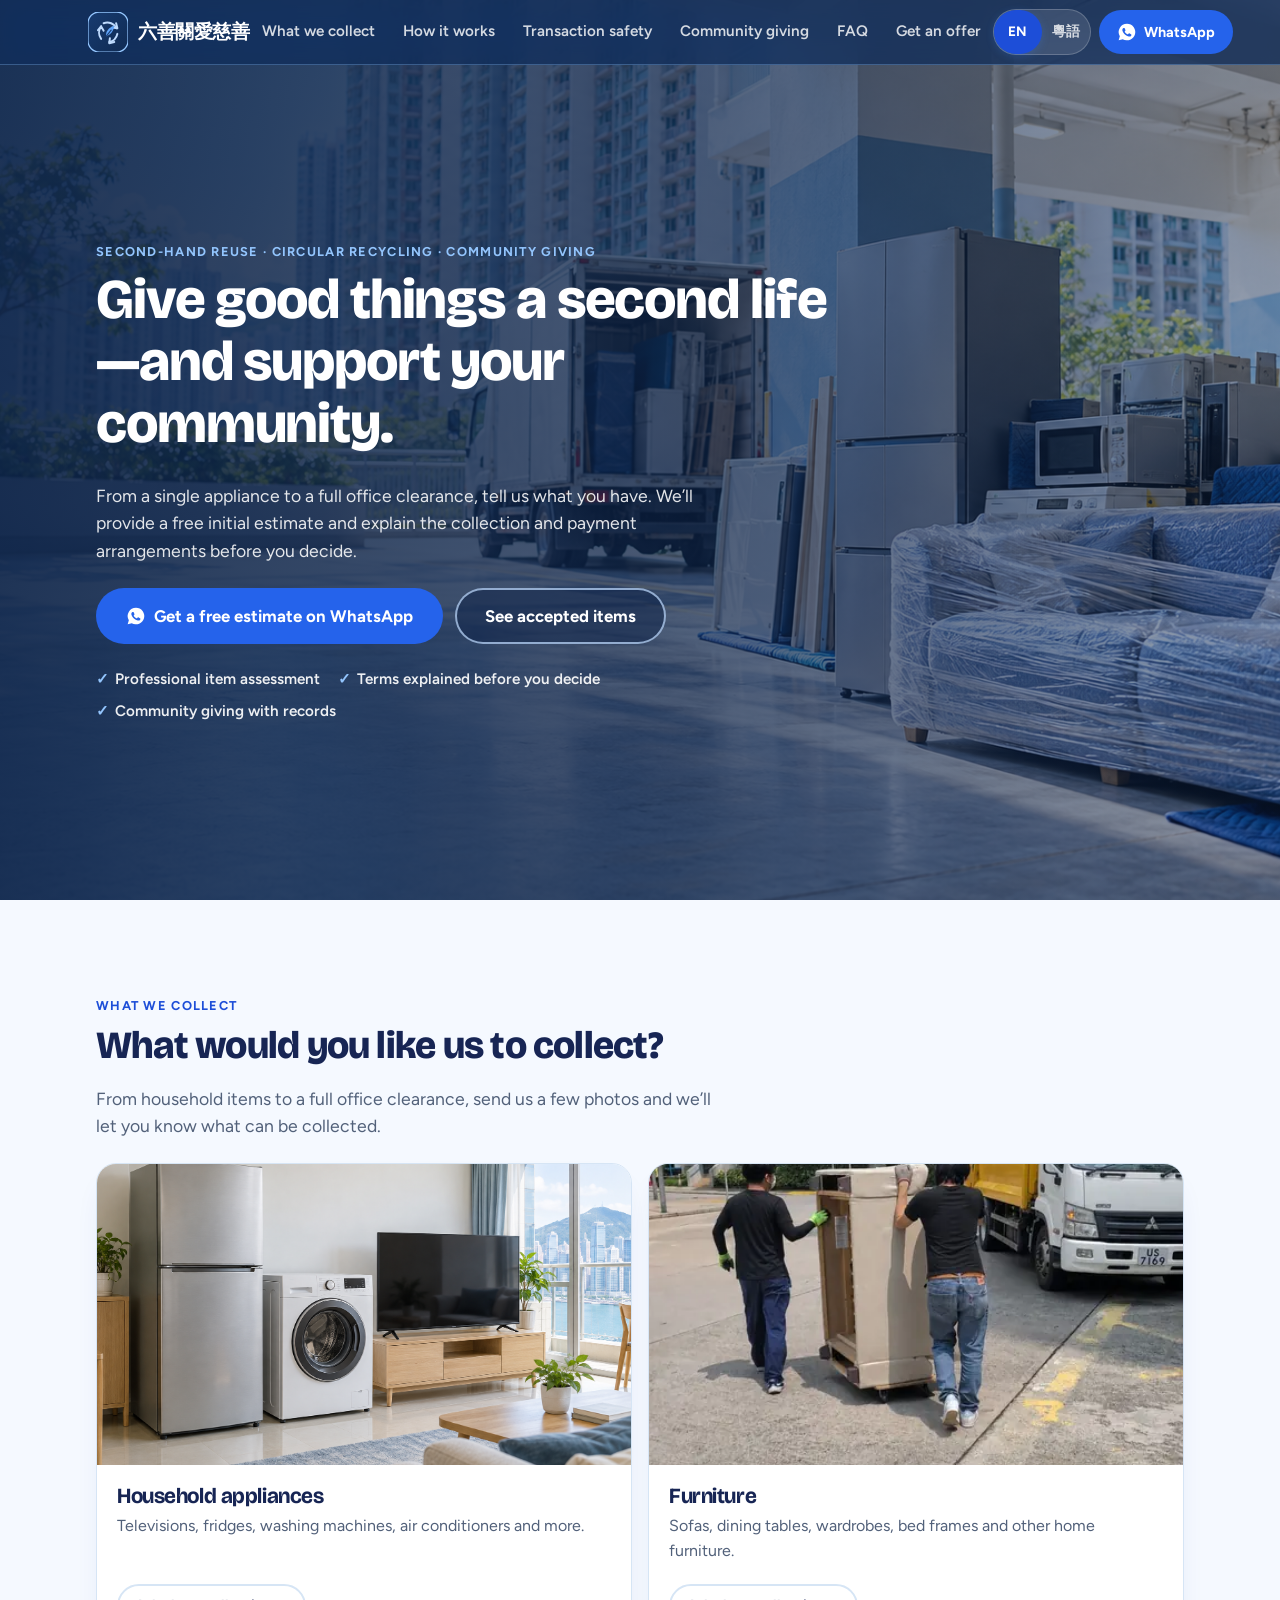
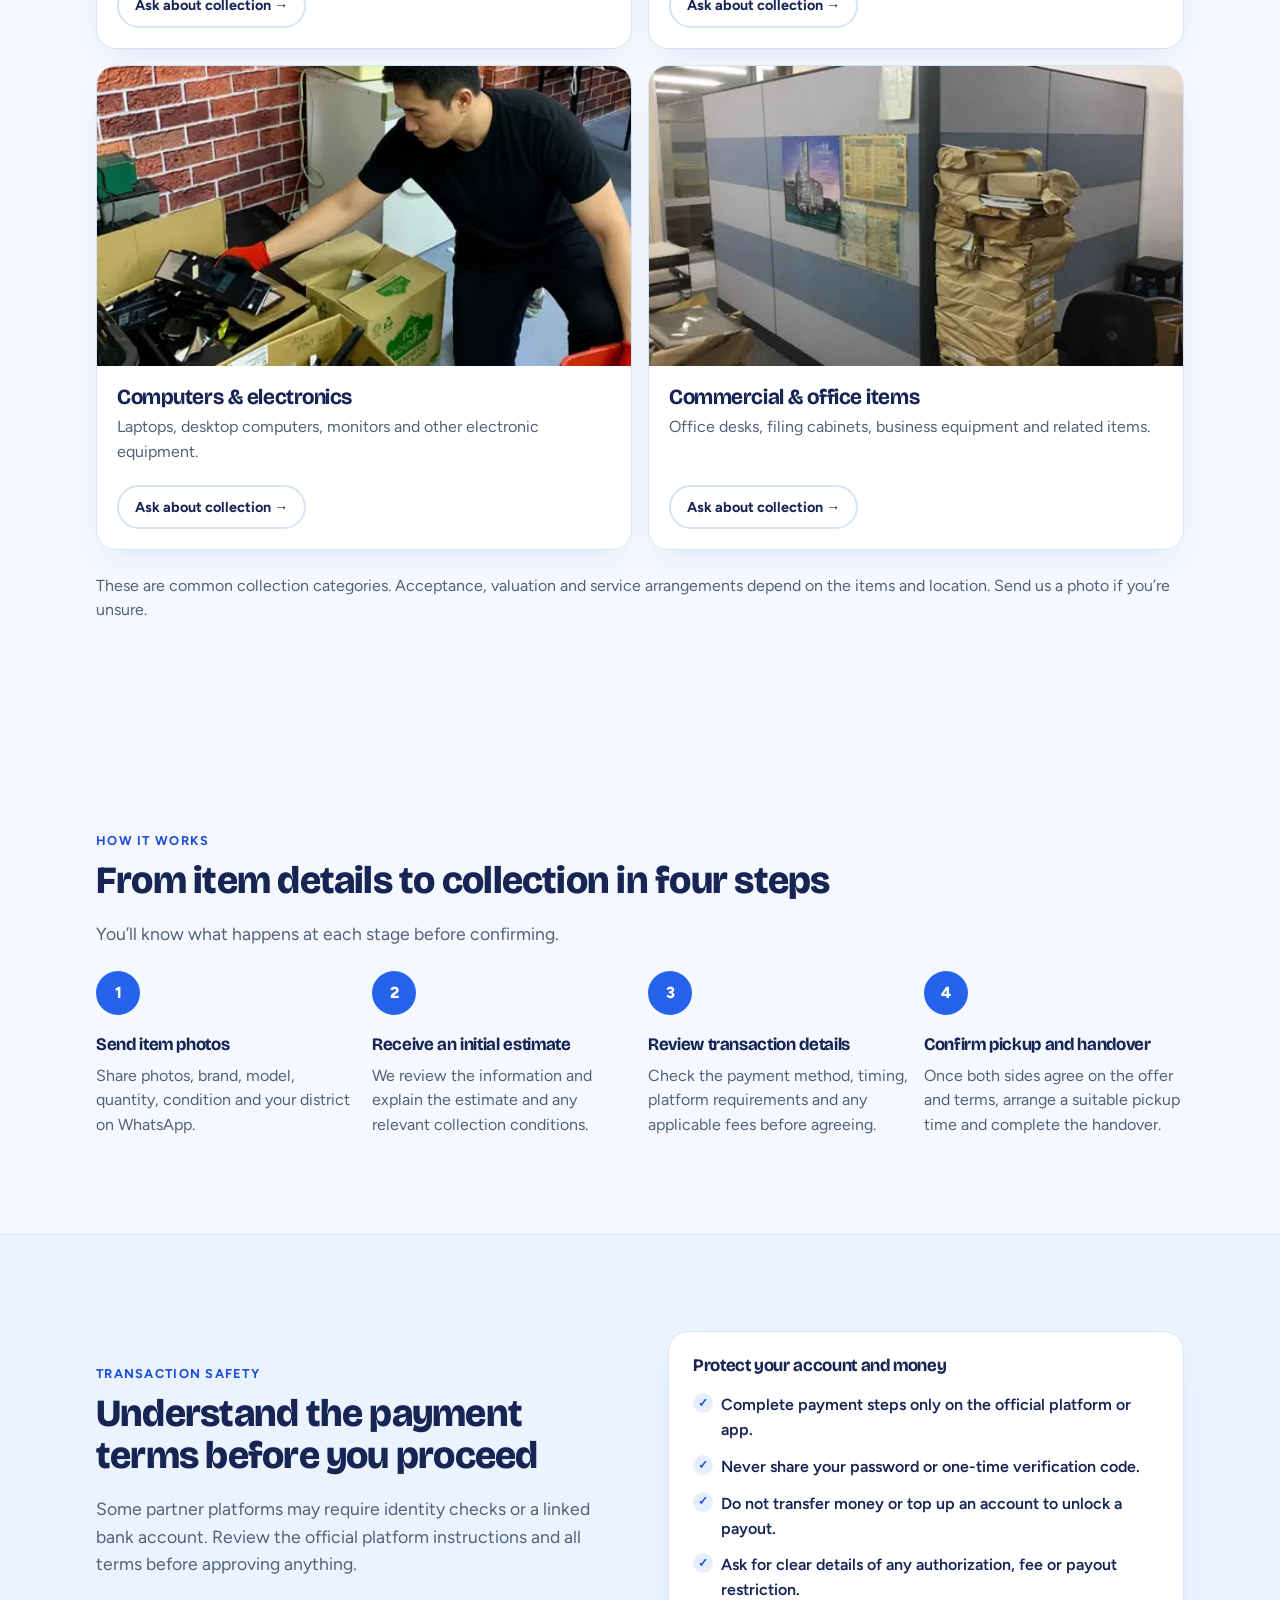
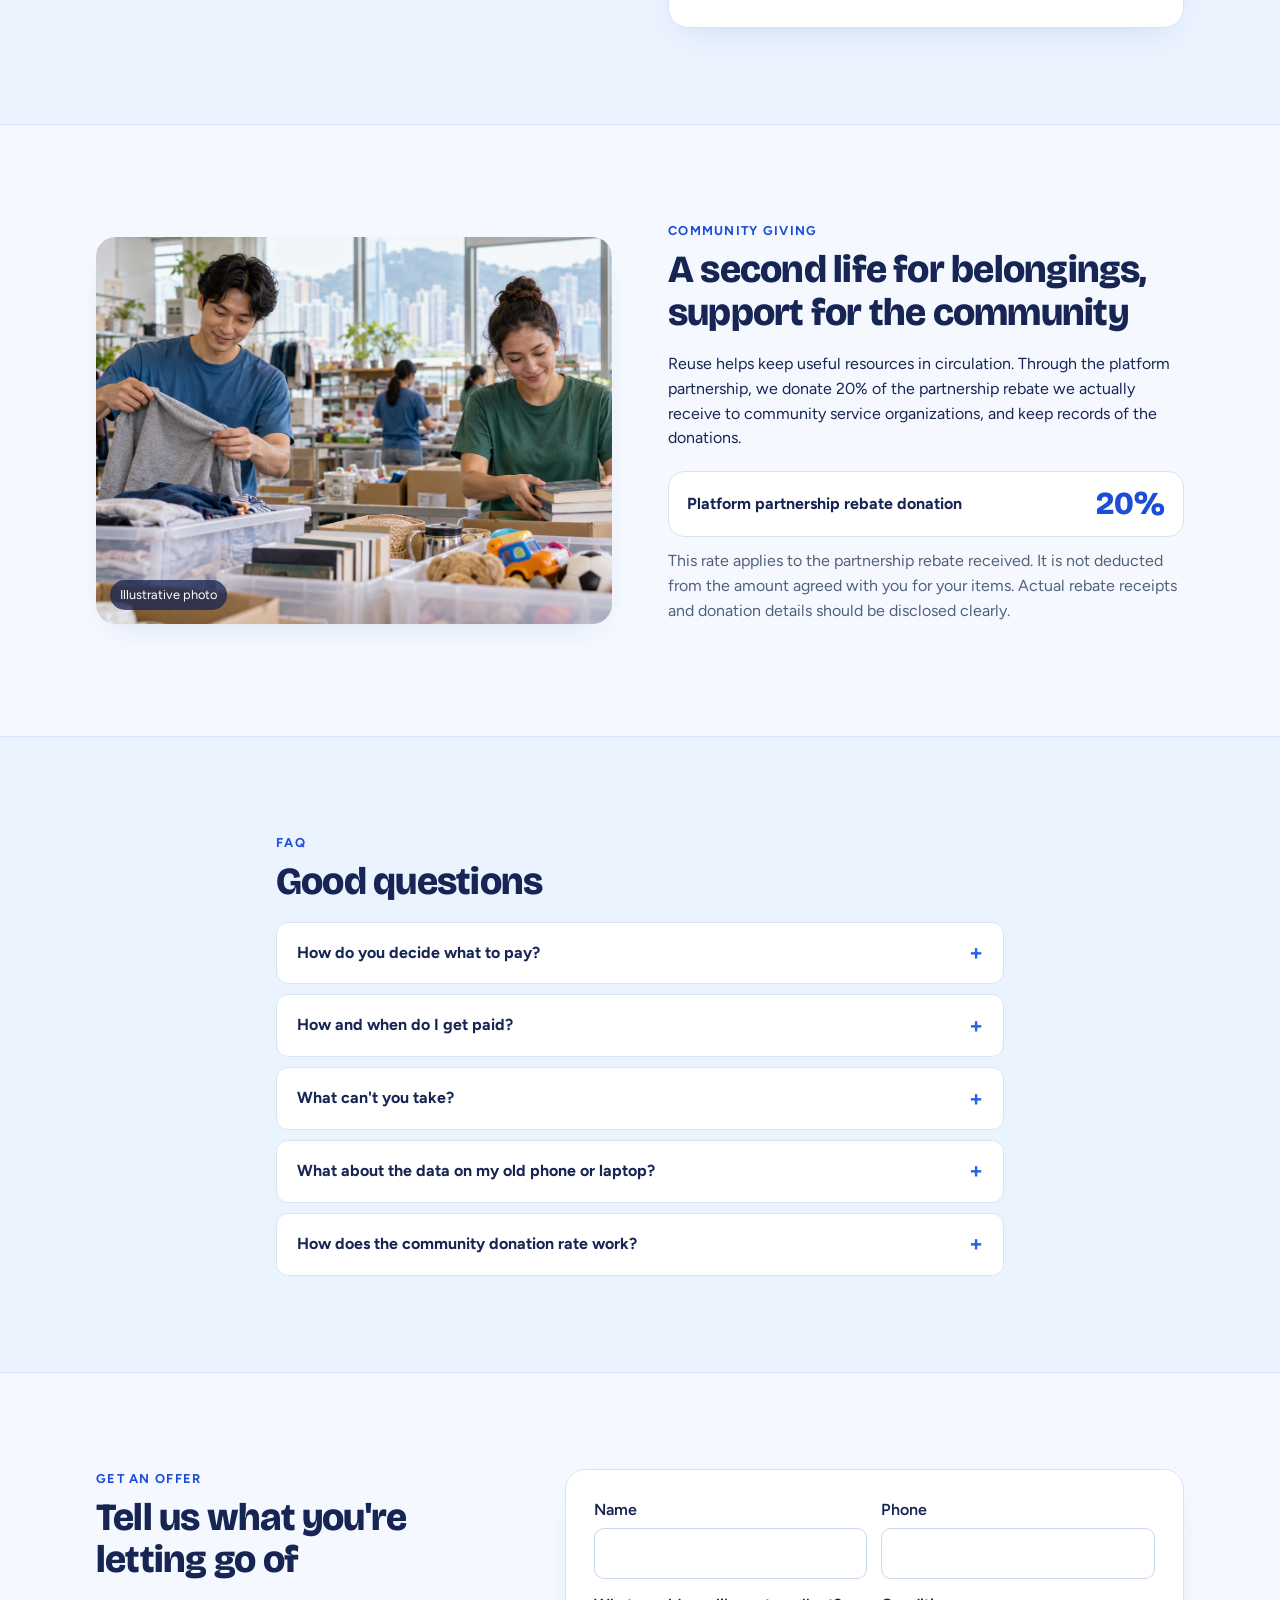
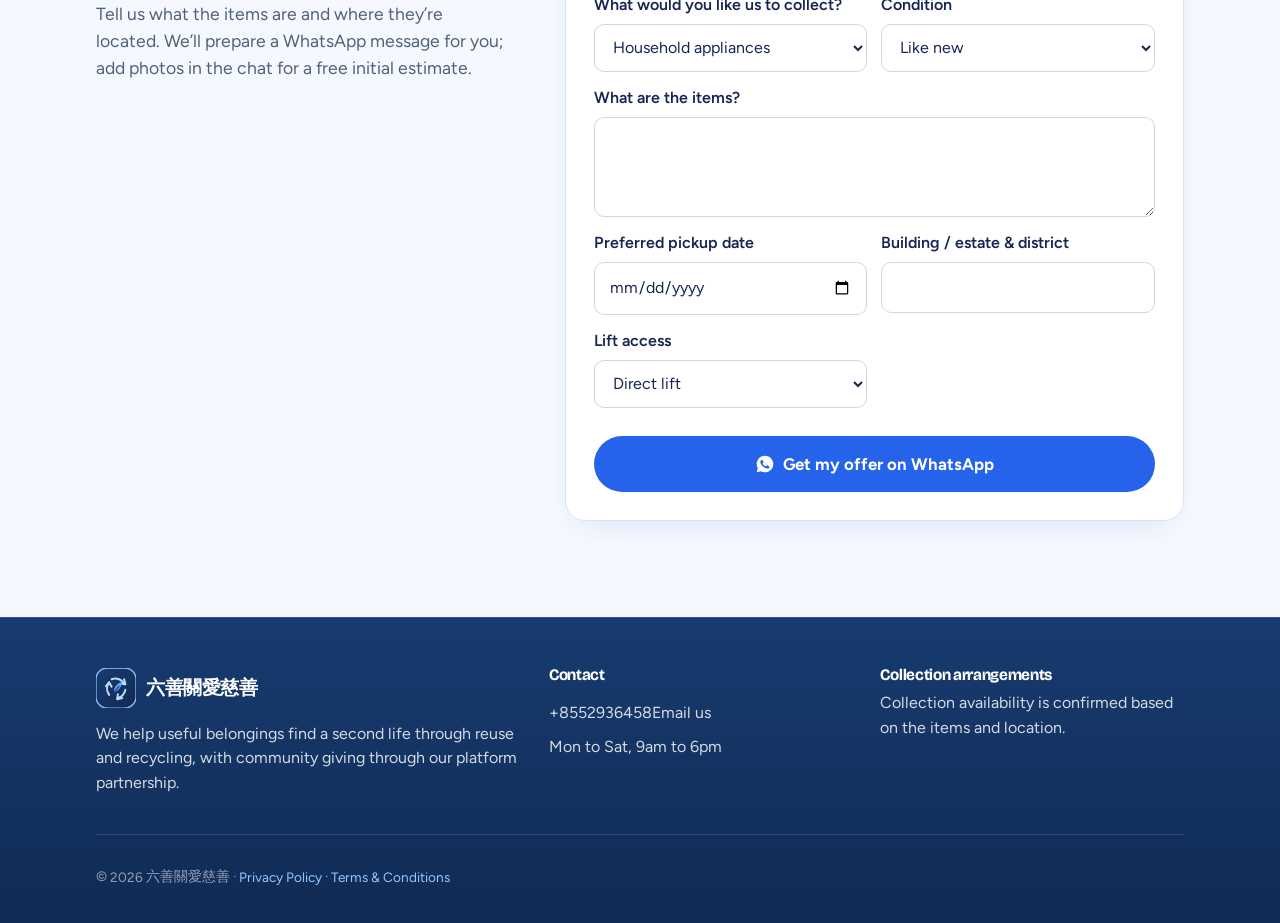
<file: index.html>
<!doctype html>
<html lang="en">
<head>
  <meta charset="utf-8">
  <meta name="viewport" content="width=device-width, initial-scale=1">
  <meta name="theme-color" content="#173B70">
  <meta name="description" content="Hong Kong second-hand recycling for household appliances, furniture, electronics and office items, with clear transaction terms and community giving.">
  <title data-en="六善關愛慈善 | Second-hand Recycling in Hong Kong" data-zh="六善關愛慈善 | 香港二手回收服務">六善關愛慈善 | Second-hand Recycling in Hong Kong</title>
  <link rel="icon" href="assets/brand/liushan-care-mark.svg" type="image/svg+xml">
  <link rel="stylesheet" href="styles.css">
</head>
<body>
  <a class="skip" href="#main" data-en="Skip to content" data-zh="跳到主要內容">Skip to content</a>

  <header class="header" id="top">
    <div class="wrap header__inner">
      <a class="brand" href="#top" aria-label="六善關愛慈善 home">
        <img src="assets/brand/liushan-care-mark.svg" width="40" height="40" alt="">
        <span class="brand__name">六善關愛慈善</span>
      </a>

      <button class="menu" id="menuButton" type="button" aria-label="Open menu" aria-expanded="false" aria-controls="nav">
        <span></span>
      </button>

      <nav class="nav" id="nav" aria-label="Main">
        <a href="#buy" data-en="What we collect" data-zh="可回收物品">What we collect</a>
        <a href="#how" data-en="How it works" data-zh="回收流程">How it works</a>
        <a href="#safety" data-en="Transaction safety" data-zh="交易安全">Transaction safety</a>
        <a href="#community" data-en="Community giving" data-zh="公益回饋">Community giving</a>
        <a href="#faq" data-en="FAQ" data-zh="常見問題">FAQ</a>
        <a href="#quote" data-en="Get an offer" data-zh="查詢報價">Get an offer</a>
      </nav>

      <div class="header__actions">
        <div class="lang" role="group" aria-label="Language / 粵語">
          <button type="button" data-language="en" aria-pressed="true">EN</button>
          <button type="button" data-language="zh" aria-pressed="false">粵語</button>
        </div>
        <a class="btn btn--wa btn--sm" data-wa-link href="https://wa.me/8552936458" target="_blank" rel="noopener" data-en="WhatsApp" data-zh="WhatsApp">WhatsApp</a>
      </div>
    </div>
  </header>

  <main id="main">
    <section class="hero" aria-labelledby="hero-title">
      <img class="hero__bg" src="assets/backgrounds/recycling-collection-hero.png" alt="" aria-hidden="true">
      <div class="wrap hero__inner hero__inner--single">
        <div class="hero__copy">
          <p class="eyebrow" data-en="Second-hand reuse · Circular recycling · Community giving" data-zh="專業二手回收 · 環保循環 · 公益回饋">Second-hand reuse · Circular recycling · Community giving</p>
          <h1 id="hero-title" data-en="Give good things a second life—and support your community." data-zh="讓舊物延續價值，讓善意傳遞社區。">Give good things a second life—and support your community.</h1>
          <p class="lead" data-en="From a single appliance to a full office clearance, tell us what you have. We’ll provide a free initial estimate and explain the collection and payment arrangements before you decide." data-zh="無論係一件舊家電，定係一批辦公室傢俬，都歡迎搵我哋查詢。我哋會免費提供初步估價，並喺你決定前講清楚回收安排同收款方式。">From a single appliance to a full office clearance, tell us what you have. We’ll provide a free initial estimate and explain the collection and payment arrangements before you decide.</p>
          <div class="hero__ctas">
            <a class="btn btn--wa btn--lg" data-wa-link href="https://wa.me/8552936458?text=Hi%20%E5%85%AD%E5%96%84%E9%97%9C%E6%84%9B%E6%85%88%E5%96%84%2C%20I%20have%20some%20things%20I%27d%20like%20an%20offer%20for." target="_blank" rel="noopener" data-en="Get a free estimate on WhatsApp" data-zh="WhatsApp 免費初步估價">Get a free estimate on WhatsApp</a>
            <a class="btn btn--ghost btn--lg" href="#buy" data-en="See accepted items" data-zh="睇吓我哋收啲咩">See accepted items</a>
          </div>
          <ul class="trust" aria-label="Our service benefits">
            <li data-en="Professional item assessment" data-zh="專人評估">Professional item assessment</li>
            <li data-en="Terms explained before you decide" data-zh="決定前講清楚條款">Terms explained before you decide</li>
            <li data-en="Community giving with records" data-zh="公益回饋有記錄">Community giving with records</li>
          </ul>
        </div>
      </div>
    </section>

    <section class="section" id="buy" aria-labelledby="buy-title">
      <div class="wrap">
        <p class="eyebrow" data-en="What we collect" data-zh="回收類別">What we collect</p>
        <h2 id="buy-title" data-en="What would you like us to collect?" data-zh="有咩物品想搵我哋回收？">What would you like us to collect?</h2>
        <p class="lead" data-en="From household items to a full office clearance, send us a few photos and we’ll let you know what can be collected." data-zh="由家居用品到成間辦公室清場都可以查詢。影幾張相畀我哋，我哋會同你確認回收安排。">From household items to a full office clearance, send us a few photos and we’ll let you know what can be collected.</p>

        <div class="svc-grid svc-grid--2x2">
          <article class="svc svc--photo">
            <img src="assets/categories/home-appliances.png" alt="家居雪櫃、洗衣機及電視" loading="lazy">
            <div class="svc__body">
              <h3 data-en="Household appliances" data-zh="家用電器">Household appliances</h3>
              <p class="muted" data-en="Televisions, fridges, washing machines, air conditioners and more." data-zh="電視、雪櫃、洗衣機、冷氣機等家電。">Televisions, fridges, washing machines, air conditioners and more.</p>
              <a class="btn btn--ghost btn--sm" data-wa-link href="https://wa.me/8552936458?text=Hi%20%E5%85%AD%E5%96%84%E9%97%9C%E6%84%9B%E6%85%88%E5%96%84%2C%20I%27d%20like%20to%20ask%20about%20recycling%20household%20appliances." target="_blank" rel="noopener" data-en="Ask about collection →" data-zh="查詢回收安排 →">Ask about collection →</a>
            </div>
          </article>

          <article class="svc svc--photo">
            <img src="assets/jobs/sofa-removal-480.webp" alt="安排回收的家居傢俬" loading="lazy">
            <div class="svc__body">
              <h3 data-en="Furniture" data-zh="傢俬傢俱">Furniture</h3>
              <p class="muted" data-en="Sofas, dining tables, wardrobes, bed frames and other home furniture." data-zh="梳化、餐枱、衣櫃、床架等家居傢俬。">Sofas, dining tables, wardrobes, bed frames and other home furniture.</p>
              <a class="btn btn--ghost btn--sm" data-wa-link href="https://wa.me/8552936458?text=Hi%20%E5%85%AD%E5%96%84%E9%97%9C%E6%84%9B%E6%85%88%E5%96%84%2C%20I%27d%20like%20to%20ask%20about%20recycling%20furniture." target="_blank" rel="noopener" data-en="Ask about collection →" data-zh="查詢回收安排 →">Ask about collection →</a>
            </div>
          </article>

          <article class="svc svc--photo">
            <img src="assets/jobs/e-waste-sorting-480.webp" alt="整理分類中的電子產品" loading="lazy">
            <div class="svc__body">
              <h3 data-en="Computers & electronics" data-zh="電腦及電子產品">Computers &amp; electronics</h3>
              <p class="muted" data-en="Laptops, desktop computers, monitors and other electronic equipment." data-zh="手提電腦、桌上電腦、顯示器及其他電子設備。">Laptops, desktop computers, monitors and other electronic equipment.</p>
              <a class="btn btn--ghost btn--sm" data-wa-link href="https://wa.me/8552936458?text=Hi%20%E5%85%AD%E5%96%84%E9%97%9C%E6%84%9B%E6%85%88%E5%96%84%2C%20I%27d%20like%20to%20ask%20about%20recycling%20computers%20or%20electronics." target="_blank" rel="noopener" data-en="Ask about collection →" data-zh="查詢回收安排 →">Ask about collection →</a>
            </div>
          </article>

          <article class="svc svc--photo">
            <img src="assets/jobs/office-clearance-480.webp" alt="辦公室傢俬和文件用品" loading="lazy">
            <div class="svc__body">
              <h3 data-en="Commercial & office items" data-zh="商用及辦公室物品">Commercial &amp; office items</h3>
              <p class="muted" data-en="Office desks, filing cabinets, business equipment and related items." data-zh="辦公枱、文件櫃、商業設備及相關物品。">Office desks, filing cabinets, business equipment and related items.</p>
              <a class="btn btn--ghost btn--sm" data-wa-link href="https://wa.me/8552936458?text=Hi%20%E5%85%AD%E5%96%84%E9%97%9C%E6%84%9B%E6%85%88%E5%96%84%2C%20I%27d%20like%20to%20ask%20about%20an%20office%20clearance." target="_blank" rel="noopener" data-en="Ask about collection →" data-zh="查詢回收安排 →">Ask about collection →</a>
            </div>
          </article>
        </div>
        <p class="note muted" data-en="These are common collection categories. Acceptance, valuation and service arrangements depend on the items and location. Send us a photo if you’re unsure." data-zh="以上係常見回收類別，實際收唔收、估價同服務安排會按物品同地點確認。唔肯定收唔收，可以影相問我哋。">These are common collection categories. Acceptance, valuation and service arrangements depend on the items and location. Send us a photo if you’re unsure.</p>
      </div>
    </section>

    <section class="section" id="how" aria-labelledby="how-title">
      <div class="wrap">
        <p class="eyebrow" data-en="How it works" data-zh="回收流程">How it works</p>
        <h2 id="how-title" data-en="From item details to collection in four steps" data-zh="由提供資料到上門交收，只需四個步驟">From item details to collection in four steps</h2>
        <p class="lead" data-en="You’ll know what happens at each stage before confirming." data-zh="每一步都會先同你講清楚，確認後先安排交收。">You’ll know what happens at each stage before confirming.</p>
        <ol class="steps">
          <li><h3 data-en="Send item photos" data-zh="傳送物品相片">Send item photos</h3><p data-en="Share photos, brand, model, quantity, condition and your district on WhatsApp." data-zh="透過 WhatsApp 提供物品相片、品牌、型號、數量、狀況同地區。">Share photos, brand, model, quantity, condition and your district on WhatsApp.</p></li>
          <li><h3 data-en="Receive an initial estimate" data-zh="取得初步報價">Receive an initial estimate</h3><p data-en="We review the information and explain the estimate and any relevant collection conditions." data-zh="我哋會按你提供嘅資料評估，再講清楚初步報價同相關回收條件。">We review the information and explain the estimate and any relevant collection conditions.</p></li>
          <li><h3 data-en="Review transaction details" data-zh="了解交易及付款安排">Review transaction details</h3><p data-en="Check the payment method, timing, platform requirements and any applicable fees before agreeing." data-zh="確認報價前，先了解收款方式、時間、平台要求同適用費用。">Check the payment method, timing, platform requirements and any applicable fees before agreeing.</p></li>
          <li><h3 data-en="Confirm pickup and handover" data-zh="確認上門交收">Confirm pickup and handover</h3><p data-en="Once both sides agree on the offer and terms, arrange a suitable pickup time and complete the handover." data-zh="雙方確認報價同條款後，再安排合適上門時間並完成交收。">Once both sides agree on the offer and terms, arrange a suitable pickup time and complete the handover.</p></li>
        </ol>
      </div>
    </section>

    <section class="section section--tint" id="safety" aria-labelledby="safety-title">
      <div class="wrap safety">
        <div>
          <p class="eyebrow" data-en="Transaction safety" data-zh="交易安全">Transaction safety</p>
          <h2 id="safety-title" data-en="Understand the payment terms before you proceed" data-zh="了解清楚收款安排，先至決定交易">Understand the payment terms before you proceed</h2>
          <p class="lead" data-en="Some partner platforms may require identity checks or a linked bank account. Review the official platform instructions and all terms before approving anything." data-zh="部分合作平台可能要求身份認證或綁定銀行戶口。進行任何操作前，請先查閱平台官方指引同完整條款。">Some partner platforms may require identity checks or a linked bank account. Review the official platform instructions and all terms before approving anything.</p>
        </div>
        <div class="safety__card">
          <h3 data-en="Protect your account and money" data-zh="保障帳戶同款項安全">Protect your account and money</h3>
          <ul class="ticks">
            <li data-en="Complete payment steps only on the official platform or app." data-zh="只喺官方網站或應用程式完成收款程序。">Complete payment steps only on the official platform or app.</li>
            <li data-en="Never share your password or one-time verification code." data-zh="切勿提供密碼或一次性驗證碼。">Never share your password or one-time verification code.</li>
            <li data-en="Do not transfer money or top up an account to unlock a payout." data-zh="唔好為咗解鎖收款而預先轉帳或充值。">Do not transfer money or top up an account to unlock a payout.</li>
            <li data-en="Ask for clear details of any authorization, fee or payout restriction." data-zh="如涉及授權、手續費或放款限制，先問清楚具體資料。">Ask for clear details of any authorization, fee or payout restriction.</li>
          </ul>
        </div>
      </div>
    </section>

    <section class="section" id="community" aria-labelledby="community-title">
      <div class="wrap community">
        <div class="community__image">
          <img src="assets/community/donation-sorting.png" alt="義工整理分類可再使用的衣物、書本和玩具（示意照片）" loading="lazy">
          <span data-en="Illustrative photo" data-zh="示意照片">Illustrative photo</span>
        </div>
        <div class="community__copy">
          <p class="eyebrow" data-en="Community giving" data-zh="公益回饋">Community giving</p>
          <h2 id="community-title" data-en="A second life for belongings, support for the community" data-zh="舊物重獲新用途，為社區出一分力">A second life for belongings, support for the community</h2>
          <p data-en="Reuse helps keep useful resources in circulation. Through the platform partnership, we donate 20% of the partnership rebate we actually receive to community service organizations, and keep records of the donations." data-zh="物品重用可以令有用資源繼續流轉。我哋會將實際收到嘅平台合作回扣 20% 捐予社區服務機構，並保留捐贈紀錄。">Reuse helps keep useful resources in circulation. Through the platform partnership, we donate 20% of the partnership rebate we actually receive to community service organizations, and keep records of the donations.</p>
          <div class="community__rate"><span data-en="Platform partnership rebate donation" data-zh="平台合作回扣捐贈比例">Platform partnership rebate donation</span><strong>20%</strong></div>
          <p class="muted" data-en="This rate applies to the partnership rebate received. It is not deducted from the amount agreed with you for your items. Actual rebate receipts and donation details should be disclosed clearly." data-zh="呢個比例係按實際收到嘅平台合作回扣計算，唔會由同你確認嘅物品回收款扣除。實際回扣及捐贈資料會清楚交代。">This rate applies to the partnership rebate received. It is not deducted from the amount agreed with you for your items. Actual rebate receipts and donation details should be disclosed clearly.</p>
        </div>
      </div>
    </section>

    <section class="section section--tint" id="faq" aria-labelledby="faq-title">
      <div class="wrap wrap--narrow">
        <p class="eyebrow" data-en="FAQ" data-zh="常見問題">FAQ</p>
        <h2 id="faq-title" data-en="Good questions" data-zh="大家想知嘅問題">Good questions</h2>
        <details><summary data-en="How do you decide what to pay?" data-zh="你哋點樣定價？">How do you decide what to pay?</summary><p data-en="We consider the item type, brand, model, age, condition, quantity and current resale or recycling value. Send clear photos and details for a free initial estimate; the final offer and any conditions will be explained before you decide." data-zh="我哋會按物品類別、品牌、型號、年份、狀況、數量同當時二手或回收價值評估。傳清晰相片同資料即可免費查詢初步報價；最終報價同相關條件會喺你決定前講清楚。">We consider the item type, brand, model, age, condition, quantity and current resale or recycling value. Send clear photos and details for a free initial estimate; the final offer and any conditions will be explained before you decide.</p></details>
        <details><summary data-en="How and when do I get paid?" data-zh="幾時同點樣收款？">How and when do I get paid?</summary><p data-en="The payment method and timing depend on the agreed transaction and any partner platform involved. We’ll explain the terms before you confirm." data-zh="收款方式同時間會按雙方確認嘅交易安排，以及有冇涉及合作平台而定。我哋會喺你確認前講清楚條款。">The payment method and timing depend on the agreed transaction and any partner platform involved. We’ll explain the terms before you confirm.</p></details>
        <details><summary data-en="What can't you take?" data-zh="有啲咩唔收？">What can't you take?</summary><p data-en="Hazardous waste such as chemicals, paint and gas cylinders, and anything wet, mouldy or infested. Not sure about something? Send a photo and ask." data-zh="化學品、油漆、氣樽等危險廢物，同埋濕咗、發霉或者有蟲嘅物品都唔收。唔肯定收唔收？影張相問我哋。">Hazardous waste such as chemicals, paint and gas cylinders, and anything wet, mouldy or infested. Not sure about something? Send a photo and ask.</p></details>
        <details><summary data-en="What about the data on my old phone or laptop?" data-zh="舊手機或者手提電腦入面嘅資料點算？">What about the data on my old phone or laptop?</summary><p data-en="Back up your files and remove personal accounts before handover. If possible, reset the device to factory settings. Ask us about any data-handling steps before confirming collection." data-zh="交收前請先備份檔案並登出個人帳戶；如情況許可，請將裝置還原原廠設定。確認回收前，可以先向我哋查詢資料處理安排。">Back up your files and remove personal accounts before handover. If possible, reset the device to factory settings. Ask us about any data-handling steps before confirming collection.</p></details>
        <details><summary data-en="How does the community donation rate work?" data-zh="公益捐贈比例點樣計？">How does the community donation rate work?</summary><p data-en="The stated 20% is based on the platform partnership rebate actually received. It is not a deduction from the amount agreed with you for your items. Actual rebate receipts, donation amounts and records should be explained clearly." data-zh="所講嘅 20% 係按實際收到嘅平台合作回扣計算，唔會由同你確認嘅物品回收款扣除。實際回扣、捐贈金額同紀錄會清楚交代。">The stated 20% is based on the platform partnership rebate actually received. It is not a deduction from the amount agreed with you for your items. Actual rebate receipts, donation amounts and records should be explained clearly.</p></details>
      </div>
    </section>

    <section class="section" id="quote" aria-labelledby="quote-title">
      <div class="wrap quote">
        <div>
          <p class="eyebrow" data-en="Get an offer" data-zh="查詢報價">Get an offer</p>
          <h2 id="quote-title" data-en="Tell us what you're letting go of" data-zh="話我哋知你想放手嘅物品">Tell us what you're letting go of</h2>
          <p class="lead" data-en="Tell us what the items are and where they’re located. We’ll prepare a WhatsApp message for you; add photos in the chat for a free initial estimate." data-zh="話我哋知物品種類同所在地區，我哋會幫你準備好 WhatsApp 訊息。喺對話加埋相片，就可以免費查詢初步報價。">Tell us what the items are and where they’re located. We’ll prepare a WhatsApp message for you; add photos in the chat for a free initial estimate.</p>
        </div>

        <form class="form" id="quoteForm">
          <div class="field"><label for="f-name" data-en="Name" data-zh="姓名">Name</label><input id="f-name" name="name" autocomplete="name" required></div>
          <div class="field"><label for="f-phone" data-en="Phone" data-zh="電話">Phone</label><input id="f-phone" name="phone" type="tel" autocomplete="tel"></div>
          <div class="field"><label for="f-cat" data-en="What would you like us to collect?" data-zh="想查詢回收啲咩物品？">What would you like us to collect?</label><select id="f-cat" name="category"><option data-en="Household appliances" data-zh="家用電器">Household appliances</option><option data-en="Furniture" data-zh="傢俬傢俱">Furniture</option><option data-en="Computers & electronics" data-zh="電腦及電子產品">Computers &amp; electronics</option><option data-en="Commercial & office items" data-zh="商用及辦公室物品">Commercial &amp; office items</option><option data-en="A mix of items" data-zh="混合類別物品">A mix of items</option></select></div>
          <div class="field"><label for="f-cond" data-en="Condition" data-zh="物品狀況">Condition</label><select id="f-cond" name="condition"><option data-en="Like new" data-zh="幾乎全新">Like new</option><option data-en="Used, good condition" data-zh="二手，狀況良好">Used, good condition</option><option data-en="Worn, damaged or not working" data-zh="有磨損、損壞或者唔能夠正常運作">Worn, damaged or not working</option></select></div>
          <div class="field field--full"><label for="f-items" data-en="What are the items?" data-zh="物品詳情">What are the items?</label><textarea id="f-items" name="items" rows="3" required></textarea></div>
          <div class="field"><label for="f-date" data-en="Preferred pickup date" data-zh="希望上門日期">Preferred pickup date</label><input id="f-date" name="date" type="date"></div>
          <div class="field"><label for="f-addr" data-en="Building / estate & district" data-zh="大廈／屋苑同地區">Building / estate &amp; district</label><input id="f-addr" name="address" autocomplete="street-address"></div>
          <div class="field"><label for="f-lift" data-en="Lift access" data-zh="升降機情況">Lift access</label><select id="f-lift" name="lift"><option data-en="Direct lift" data-zh="有直達升降機">Direct lift</option><option data-en="Lift, need to transfer" data-zh="要轉乘升降機">Lift, need to transfer</option><option data-en="No lift (stairs)" data-zh="冇升降機（要行樓梯）">No lift (stairs)</option></select></div>
          <p class="form__error field--full" id="formError" aria-live="polite"></p>
          <button class="btn btn--wa btn--lg field--full" type="submit" data-en="Get my offer on WhatsApp" data-zh="用 WhatsApp 查詢報價">Get my offer on WhatsApp</button>
        </form>
      </div>
    </section>
  </main>

  <footer class="footer">
    <div class="wrap">
      <div class="footer__inner">
        <div>
          <a class="brand brand--light" href="#top"><img src="assets/brand/liushan-care-mark.svg" width="40" height="40" alt=""><span class="brand__name">六善關愛慈善</span></a>
          <p data-en="We help useful belongings find a second life through reuse and recycling, with community giving through our platform partnership." data-zh="我哋透過重用同回收，令有用物品延續價值，並透過平台合作支持社區。">We help useful belongings find a second life through reuse and recycling, with community giving through our platform partnership.</p>
        </div>
        <div><h3 data-en="Contact" data-zh="聯絡我哋">Contact</h3><a data-contact-phone href="tel:+8552936458">+855 2936 458</a><a href="mailto:hello@dingshenhk.com" data-en="Email us" data-zh="電郵聯絡">Email us</a><p data-en="Mon to Sat, 9am to 6pm" data-zh="星期一至六，朝早 9 點至下午 6 點">Mon to Sat, 9am to 6pm</p></div>
        <div><h3 data-en="Collection arrangements" data-zh="回收安排">Collection arrangements</h3><p data-en="Collection availability is confirmed based on the items and location." data-zh="會按物品種類同所在地區確認回收安排。">Collection availability is confirmed based on the items and location.</p></div>
      </div>
      <div class="footer__legal">© <span id="year"></span> 六善關愛慈善 · <a href="privacy.html" data-en="Privacy Policy" data-zh="私隱政策">Privacy Policy</a> · <a href="terms.html" data-en="Terms & Conditions" data-zh="條款及細則">Terms &amp; Conditions</a></div>
    </div>
  </footer>

  <div class="dock" aria-label="Quick actions">
    <a class="btn btn--ghost" href="#buy" data-en="What we buy" data-zh="回收品類">What we buy</a>
    <a class="btn btn--wa" data-wa-link href="https://wa.me/8552936458?text=Hi%20%E5%85%AD%E5%96%84%E9%97%9C%E6%84%9B%E6%85%88%E5%96%84%2C%20I%20have%20some%20things%20I%27d%20like%20an%20offer%20for." target="_blank" rel="noopener" data-en="Get an offer" data-zh="查詢報價">Get an offer</a>
  </div>
  <script src="site-config.js" defer></script>
  <script src="script.js" defer></script>
</body>
</html>
</file>
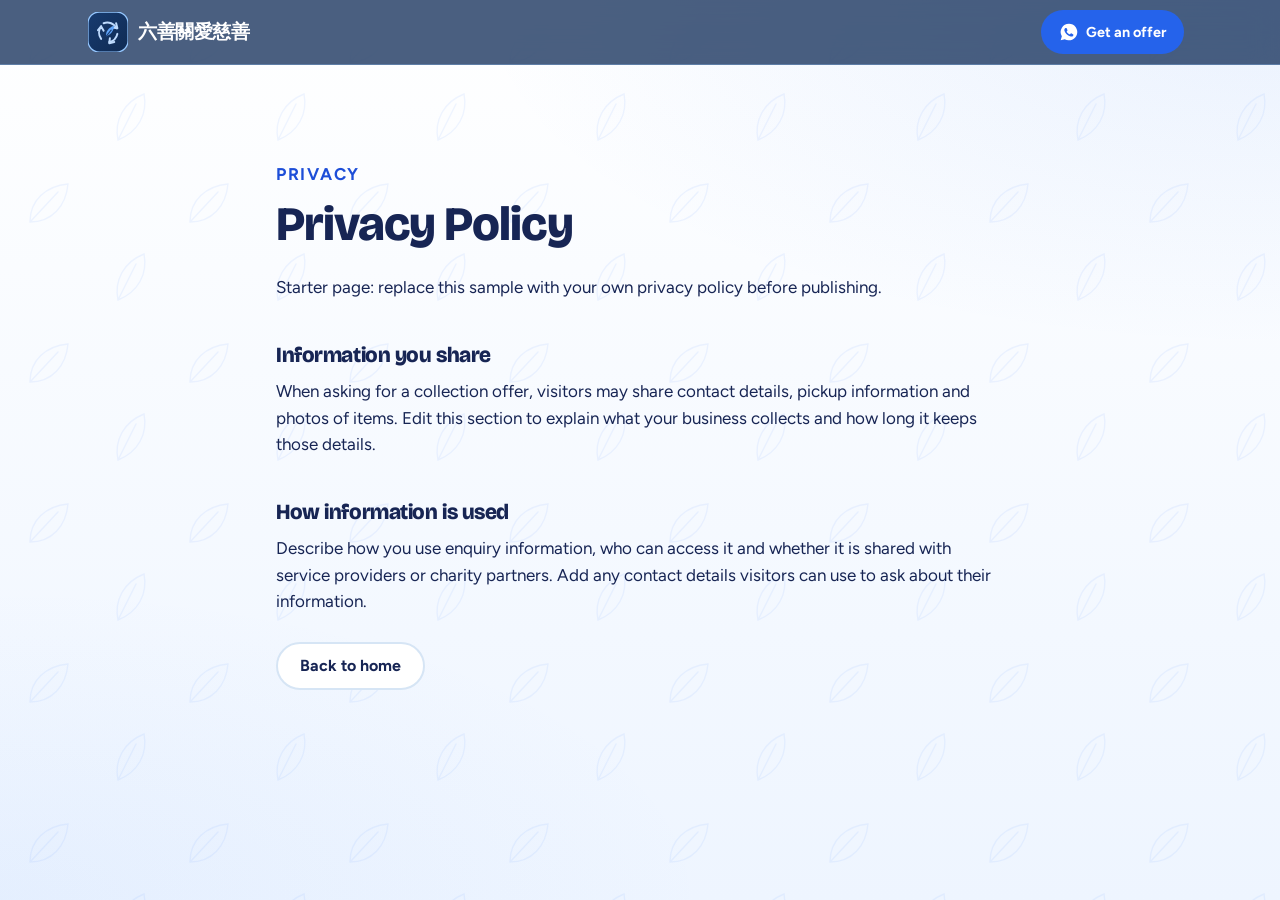
<file: privacy.html>
<!doctype html>
<html lang="en">
<head>
  <meta charset="utf-8">
  <meta name="viewport" content="width=device-width, initial-scale=1">
  <meta name="theme-color" content="#173B70">
  <title>Privacy Policy | 六善關愛慈善</title>
  <link rel="icon" href="assets/brand/liushan-care-mark.svg" type="image/svg+xml">
  <link rel="stylesheet" href="styles.css">
</head>
<body class="subpage">
  <header class="header">
    <div class="wrap header__inner">
      <a class="brand" href="index.html"><img src="assets/brand/liushan-care-mark.svg" width="40" height="40" alt=""><span class="brand__name">六善關愛慈善</span></a>
      <a class="btn btn--wa btn--sm" href="index.html#quote">Get an offer</a>
    </div>
  </header>
  <main class="section">
    <article class="wrap wrap--narrow prose">
      <p class="eyebrow">Privacy</p>
      <h1>Privacy Policy</h1>
      <p class="note">Starter page: replace this sample with your own privacy policy before publishing.</p>
      <h2>Information you share</h2>
      <p>When asking for a collection offer, visitors may share contact details, pickup information and photos of items. Edit this section to explain what your business collects and how long it keeps those details.</p>
      <h2>How information is used</h2>
      <p>Describe how you use enquiry information, who can access it and whether it is shared with service providers or charity partners. Add any contact details visitors can use to ask about their information.</p>
      <div class="actions-404"><a class="btn btn--ghost" href="index.html">Back to home</a></div>
    </article>
  </main>
</body>
</html>
</file>
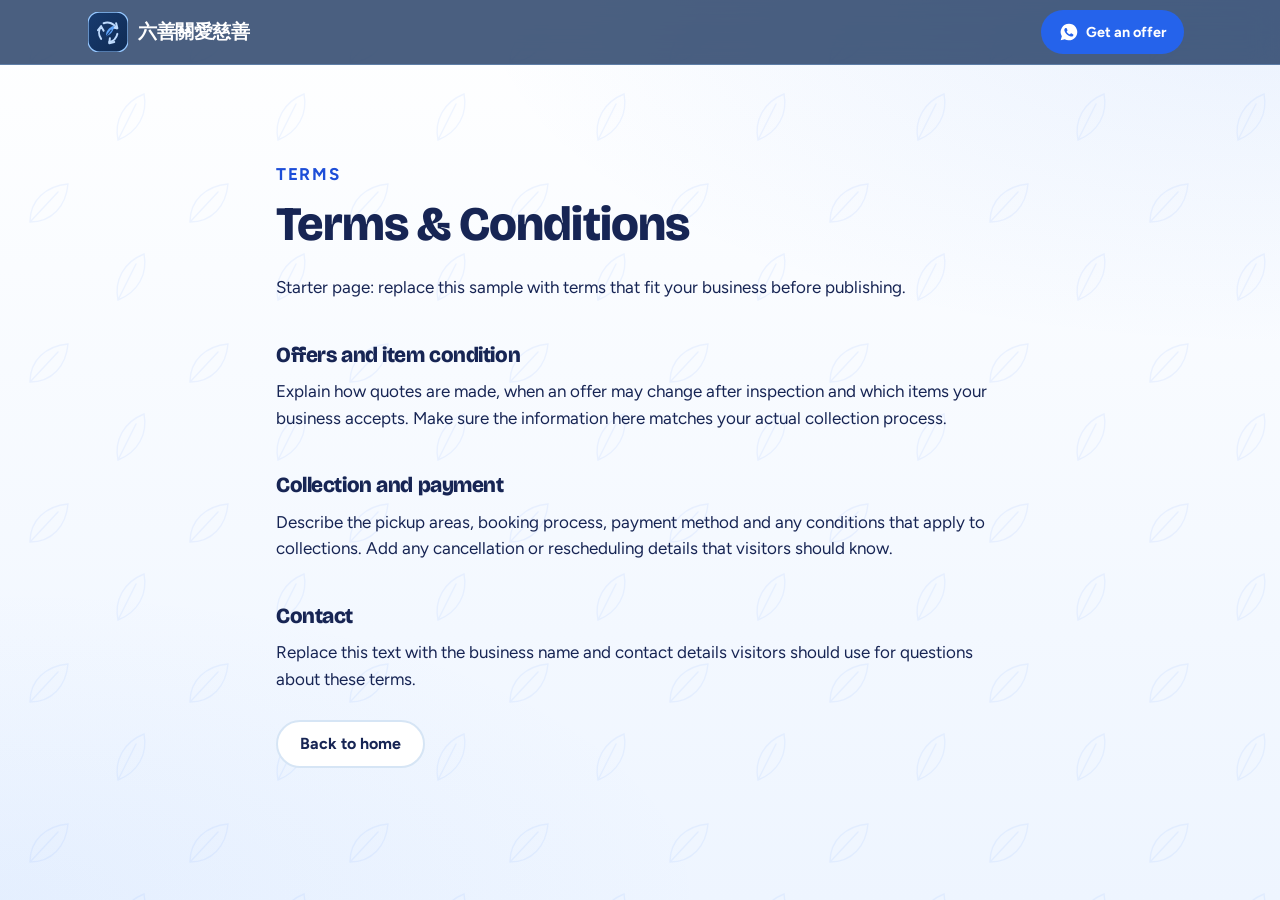
<file: terms.html>
<!doctype html>
<html lang="en">
<head>
  <meta charset="utf-8">
  <meta name="viewport" content="width=device-width, initial-scale=1">
  <meta name="theme-color" content="#173B70">
  <title>Terms &amp; Conditions | 六善關愛慈善</title>
  <link rel="icon" href="assets/brand/liushan-care-mark.svg" type="image/svg+xml">
  <link rel="stylesheet" href="styles.css">
</head>
<body class="subpage">
  <header class="header">
    <div class="wrap header__inner">
      <a class="brand" href="index.html"><img src="assets/brand/liushan-care-mark.svg" width="40" height="40" alt=""><span class="brand__name">六善關愛慈善</span></a>
      <a class="btn btn--wa btn--sm" href="index.html#quote">Get an offer</a>
    </div>
  </header>
  <main class="section">
    <article class="wrap wrap--narrow prose">
      <p class="eyebrow">Terms</p>
      <h1>Terms &amp; Conditions</h1>
      <p class="note">Starter page: replace this sample with terms that fit your business before publishing.</p>
      <h2>Offers and item condition</h2>
      <p>Explain how quotes are made, when an offer may change after inspection and which items your business accepts. Make sure the information here matches your actual collection process.</p>
      <h2>Collection and payment</h2>
      <p>Describe the pickup areas, booking process, payment method and any conditions that apply to collections. Add any cancellation or rescheduling details that visitors should know.</p>
      <h2>Contact</h2>
      <p>Replace this text with the business name and contact details visitors should use for questions about these terms.</p>
      <div class="actions-404"><a class="btn btn--ghost" href="index.html">Back to home</a></div>
    </article>
  </main>
</body>
</html>
</file>
<file: styles.css>
/* Self-hosted fonts (SIL Open Font License): Bricolage Grotesque for headings, Figtree for text */
@font-face { font-family: "Bricolage Grotesque"; src: url("assets/fonts/bricolage-grotesque-latin.woff2") format("woff2"); font-weight: 700 800; font-style: normal; font-display: swap; }
@font-face { font-family: "Figtree"; src: url("assets/fonts/figtree-latin.woff2") format("woff2"); font-weight: 300 900; font-style: normal; font-display: swap; }

:root {
  --blue: #2563EB;
  --blue-dark: #1D4ED8;
  --wa: #2563EB;
  --wa-dark: #1D4ED8;
  --sky: #93C5FD;
  --ink: #172554;
  --muted: #52617A;
  --line: #D6E5F5;
  --bg: #F5F9FF;
  --tint: rgba(219, 234, 254, .38);
  --glass: rgba(248, 251, 255, .9);
  --radius: 16px;
  --shadow: 0 14px 34px -16px rgba(30, 64, 175, .16);
  --font: "Figtree", -apple-system, BlinkMacSystemFont, "Segoe UI", Roboto, "PingFang HK", "Noto Sans HK", "Microsoft JhengHei", sans-serif;
}

*, *::before, *::after { box-sizing: border-box; }
html { scroll-behavior: smooth; scroll-padding-top: 72px; -webkit-text-size-adjust: 100%; }
body { margin: 0; font-family: var(--font); color: var(--ink); background: var(--bg); line-height: 1.55; -webkit-font-smoothing: antialiased; padding-bottom: 76px; }
/* Subtle white-and-blue backdrop */
body::before { content: ""; position: fixed; inset: 0; z-index: -1; pointer-events: none;
  background:
    url("data:image/svg+xml,%3Csvg xmlns='http://www.w3.org/2000/svg' width='160' height='160' fill='none' stroke='%233B82F6' stroke-opacity='.08' stroke-width='1.4' stroke-linecap='round'%3E%3Cpath d='M30 62c0-22 16-36 38-38-2 22-16 38-38 38zM30 62 58 32'/%3E%3Cpath d='M118 140c-4-20 6-38 26-46 4 20-6 38-26 46zm0 0 18-36'/%3E%3C/svg%3E"),
    radial-gradient(90% 55% at 100% 0%, rgba(59, 130, 246, .10) 0%, transparent 70%),
    radial-gradient(80% 50% at 0% 100%, rgba(59, 130, 246, .055) 0%, transparent 70%),
    linear-gradient(180deg, #FFFFFF 0%, #EEF5FF 100%);
}
img { display: block; max-width: 100%; }
a { color: inherit; }
h1, h2, h3, h4 { font-family: "Bricolage Grotesque", var(--font); line-height: 1.1; margin: 0 0 .5em; letter-spacing: -.02em; }
h1 { font-size: clamp(2rem, 7vw, 3.5rem); font-weight: 800; }
h2 { font-size: clamp(1.6rem, 5vw, 2.4rem); font-weight: 800; }
h3 { font-size: 1.1rem; font-weight: 700; }
p { margin: 0 0 1em; }

.wrap { width: 100%; max-width: 1120px; margin: 0 auto; padding: 0 16px; }
.wrap--narrow { max-width: 760px; }
.skip { position: absolute; left: -999px; }
.skip:focus { left: 16px; top: 16px; z-index: 100; background: #fff; color: var(--ink); padding: 8px 12px; border-radius: 8px; }
.eyebrow { color: var(--blue-dark); font-weight: 700; font-size: .8rem; text-transform: uppercase; letter-spacing: .1em; margin-bottom: .6em; }
.muted { color: var(--muted); }
.lead { font-size: 1.1rem; color: var(--muted); max-width: 36em; }

/* Buttons */
.btn { display: inline-flex; align-items: center; justify-content: center; gap: .5em; min-height: 48px; padding: 0 22px; border-radius: 999px; border: 2px solid transparent; font: inherit; font-weight: 700; text-decoration: none; cursor: pointer; transition: transform .15s ease, background-color .15s ease; -webkit-tap-highlight-color: transparent; }
.btn:active { transform: scale(.97); }
.btn--wa { background: var(--wa); color: #fff; }
.btn--wa::before { content: ""; width: 20px; height: 20px; flex: none; background: currentColor; -webkit-mask: var(--wa-icon) center / contain no-repeat; mask: var(--wa-icon) center / contain no-repeat; }
.btn--wa:hover { background: #1D4ED8; }
.btn--ghost { background: #fff; color: var(--ink); border-color: var(--line); }
.btn--ghost:hover { border-color: var(--ink); }
.btn--lg { min-height: 56px; padding: 0 28px; font-size: 1.05rem; }
.btn--sm { min-height: 44px; padding: 0 16px; font-size: .9rem; }
:root { --wa-icon: url("data:image/svg+xml,%3Csvg xmlns='http://www.w3.org/2000/svg' viewBox='0 0 24 24'%3E%3Cpath d='M12 2a10 10 0 0 0-8.6 15.1L2 22l5-1.3A10 10 0 1 0 12 2zm5.3 14.1c-.2.6-1.3 1.2-1.8 1.3-.5 0-1 .2-3.3-.7-2.8-1.1-4.5-4-4.7-4.2-.1-.2-1.1-1.5-1.1-2.8 0-1.4.7-2 1-2.3.2-.3.5-.3.7-.3h.5c.2 0 .4 0 .6.5l.9 2.1c.1.2.1.4 0 .5l-.3.5-.4.4c-.1.2-.3.3-.1.6.1.3.6 1.1 1.4 1.8 1 .9 1.8 1.1 2 1.3.3.1.4.1.6-.1l.8-1c.2-.3.4-.2.6-.1l2 1c.3.1.5.2.5.3.1.1.1.6-.1 1.2z'/%3E%3C/svg%3E"); }

/* Header */
/* Translucent navy glass; overlaps the hero so the first screen stays cohesive */
.header { position: sticky; top: 0; z-index: 50; color: #fff; background: rgba(18,45,88,.76); backdrop-filter: saturate(140%) blur(14px); -webkit-backdrop-filter: saturate(140%) blur(14px); border-bottom: 1px solid rgba(147,197,253,.3); transition: background-color .25s; }
.header.is-scrolled { background: rgba(18,45,88,.97); }
.header .brand__name { color: #fff; }
.header .brand__name b { color: var(--sky); }
.header__inner { display: flex; align-items: center; justify-content: space-between; height: 64px; gap: 12px; }
.brand { display: inline-flex; align-items: center; gap: 10px; min-height: 44px; text-decoration: none; flex: 0 0 auto; }
.brand__name { font-family: "Bricolage Grotesque", var(--font); font-weight: 800; font-size: 1.2rem; letter-spacing: -.02em; white-space: nowrap; flex: none; }
.brand__name b { color: var(--blue); }
.brand--light .brand__name { color: #fff; }
.brand--light .brand__name b { color: var(--sky); }
.header__actions { display: flex; align-items: center; gap: 8px; }
.header__actions .btn--wa { display: none; }
.lang { display: inline-flex; padding: 0; border-radius: 999px; background: rgba(255,255,255,.12); border: 1px solid rgba(255,255,255,.2); }
.lang button { min-width: 48px; height: 44px; padding: 0 10px; border: 0; border-radius: 999px; background: transparent; font: inherit; font-size: .85rem; font-weight: 700; color: rgba(255,255,255,.8); cursor: pointer; transition: background-color .15s, color .15s; }
.lang button[aria-pressed="true"] { background: var(--blue-dark); color: #fff; box-shadow: 0 2px 8px rgba(59,130,246,.22); }
.menu { width: 44px; height: 44px; border: 0; background: transparent; cursor: pointer; display: grid; place-items: center; }
.menu span, .menu span::before, .menu span::after { display: block; width: 20px; height: 2px; background: #fff; border-radius: 2px; position: relative; transition: transform .2s; }
.menu span::before, .menu span::after { content: ""; position: absolute; left: 0; }
.menu span::before { top: -6px; } .menu span::after { top: 6px; }
.menu[aria-expanded="true"] span { background: transparent; }
.menu[aria-expanded="true"] span::before { transform: translateY(6px) rotate(45deg); }
.menu[aria-expanded="true"] span::after { transform: translateY(-6px) rotate(-45deg); }
.nav { position: fixed; inset: 65px 0 auto 0; background: #16345C; backdrop-filter: blur(14px); -webkit-backdrop-filter: blur(14px); border-bottom: 1px solid rgba(147,197,253,.3); display: flex; flex-direction: column; padding: 8px 16px 16px; transform: translateY(-8px); opacity: 0; visibility: hidden; transition: opacity .2s, transform .2s, visibility .2s; }
.nav.is-open { opacity: 1; transform: none; visibility: visible; }
.nav a { padding: 14px 4px; font-weight: 600; text-decoration: none; color: #fff; border-bottom: 1px solid rgba(255,255,255,.12); }
.nav a:last-child { border-bottom: 0; }

/* Hero */
.hero { position: relative; isolation: isolate; margin-top: -65px; padding: 105px 0 56px; overflow: hidden; color: #fff; background: #16345C; }
.hero__bg { position: absolute; inset: 0; z-index: -2; width: 100%; height: 100%; object-fit: cover; object-position: 50% 30%; }
/* Cool navy wash keeps text readable and ties the photo to the brand */
.hero::before { content: ""; position: absolute; inset: 0; z-index: -1; background: linear-gradient(180deg, rgba(12,35,72,.48) 0%, rgba(12,35,72,.70) 45%, rgba(12,35,72,.9) 100%); }
.hero .eyebrow { color: var(--sky); }
.hero .lead { color: rgba(255,255,255,.88); }
.hero .trust { color: rgba(255,255,255,.92); }
.hero .trust li::before { color: var(--sky); }
.hero .btn--ghost { background: rgba(15,35,73,.54); color: #fff; border-color: rgba(191,219,254,.72); }
.hero .btn--ghost:hover { background: rgba(59,130,246,.24); border-color: var(--sky); }
.hero__inner { display: grid; gap: 40px; }
.hero__inner--single { grid-template-columns: minmax(0, 1fr); }
.hero__inner--single .hero__copy { max-width: 760px; }
.hero__ctas { display: flex; flex-direction: column; gap: 12px; margin: 24px 0; }
.trust { list-style: none; padding: 0; margin: 0; display: flex; flex-wrap: wrap; gap: 8px 18px; color: var(--muted); font-weight: 600; font-size: .95rem; }
.trust li::before { content: "✓"; color: var(--blue); font-weight: 800; margin-right: 6px; }

/* Sections */
.section { padding: 64px 0; }
.section--tint { background: var(--tint); border-block: 1px solid rgba(59,130,246,.12); }

/* Service blocks */
.svc-grid { display: grid; gap: 16px; margin-top: 24px; }
.svc { display: flex; flex-direction: column; background: #fff; border: 1px solid var(--line); border-radius: 20px; overflow: hidden; box-shadow: var(--shadow); }
.svc--photo > img { width: 100%; aspect-ratio: 16 / 9; object-fit: cover; background: #DCEBFF; }
.svc__body { display: flex; flex: 1; flex-direction: column; align-items: flex-start; padding: 20px; }
.svc h3 { font-size: 1.35rem; margin-bottom: .25em; }
.svc .btn { margin-top: auto; }
.svc__body > p { margin-bottom: 20px; }
.ticks { list-style: none; padding: 0; margin: 4px 0 24px; display: grid; gap: 12px; }
.ticks li { position: relative; padding-left: 28px; font-weight: 600; }
.ticks li::before { content: "✓"; position: absolute; left: 0; top: 0; width: 20px; height: 20px; border-radius: 50%; background: rgba(59,130,246,.13); color: var(--blue-dark); font-size: .75rem; font-weight: 800; display: grid; place-items: center; }

/* Chips */
.chip { display: inline-flex; align-items: center; padding: 10px 16px; border-radius: 999px; background: #fff; border: 1px solid var(--line); font-weight: 600; }
.chip--sm { padding: 6px 12px; font-size: .85rem; }

/* Steps */
.steps { list-style: none; padding: 0; margin: 24px 0 0; display: grid; gap: 16px; counter-reset: s; }
.steps li { counter-increment: s; position: relative; padding: 4px 0 4px 60px; min-height: 48px; }
.steps li::before { content: counter(s); position: absolute; left: 0; top: 0; width: 44px; height: 44px; border-radius: 50%; background: var(--blue); color: #fff; font-weight: 800; display: grid; place-items: center; }
.steps p { color: var(--muted); margin: 0; }

/* Clear service terms and community giving */
.safety { display: grid; gap: 28px; align-items: start; }
.safety__card { background: #fff; border: 1px solid var(--line); border-radius: 20px; padding: 24px; box-shadow: var(--shadow); }
.safety__card h3 { margin-bottom: 18px; }
.safety__card .ticks { margin: 0; }
.community { display: grid; gap: 28px; align-items: center; }
.community__image { position: relative; overflow: hidden; border-radius: 20px; background: #DCEBFF; box-shadow: var(--shadow); }
.community__image img { width: 100%; aspect-ratio: 4 / 3; object-fit: cover; }
.community__image span { position: absolute; left: 14px; bottom: 14px; padding: 5px 10px; border-radius: 999px; color: #fff; background: rgba(23,37,84,.76); font-size: .8rem; }
.community__copy > p:not(.eyebrow) { max-width: 42em; }
.community__rate { display: flex; align-items: center; justify-content: space-between; gap: 16px; margin: 20px 0 12px; padding: 16px 18px; border: 1px solid var(--line); border-radius: 16px; background: #fff; }
.community__rate span { font-weight: 700; }
.community__rate strong { color: var(--blue-dark); font: 800 2rem/1 "Bricolage Grotesque", var(--font); }
.footer__legal a { color: var(--sky); text-decoration: underline; text-underline-offset: 2px; }

/* FAQ */
details { background: #fff; border-radius: 12px; margin-top: 10px; border: 1px solid var(--line); }
summary { padding: 18px 48px 18px 20px; font-weight: 700; cursor: pointer; list-style: none; position: relative; }
summary::-webkit-details-marker { display: none; }
summary::after { content: "+"; position: absolute; right: 20px; top: 50%; transform: translateY(-50%); font-size: 1.4rem; color: var(--blue); transition: transform .2s; }
details[open] summary::after { transform: translateY(-50%) rotate(45deg); }
details p { padding: 0 20px 18px; margin: 0; color: var(--muted); }

/* Form */
.quote { display: grid; gap: 24px; }
.form { display: grid; gap: 14px; background: #fff; border: 1px solid var(--line); border-radius: 20px; padding: 20px; box-shadow: var(--shadow); }
.field { display: flex; flex-direction: column; gap: 6px; }
.field label { font-weight: 600; font-size: 1rem; }
input, select, textarea { font: inherit; font-size: 16px; /* prevents iOS zoom */ padding: 12px 14px; border: 1px solid #C9D8EA; border-radius: 10px; background: #fff; color: var(--ink); width: 100%; min-height: 48px; }
input:focus, select:focus, textarea:focus { outline: 0; border-color: var(--blue); box-shadow: 0 0 0 3px rgba(59,130,246,.2); }
.is-invalid { border-color: #DC2626; }
.form__error, .field__error { color: #B91C1C; margin: 0; font-weight: 600; font-size: .95rem; }
.field__error:empty { display: none; }
:focus-visible { outline: 3px solid rgba(59,130,246,.6); outline-offset: 2px; }

/* Footer */
.footer { background: linear-gradient(180deg, #173B70 0%, #102B53 100%); color: rgba(255,255,255,.82); padding: 48px 0 24px; border-top: 1px solid rgba(147,197,253,.3); }
.footer__inner { display: grid; gap: 28px; }
.footer h3 { color: #fff; font-size: 1rem; }
.footer p { margin: 0 0 .4em; }
.footer a { text-decoration: none; display: inline-flex; align-items: center; min-height: 44px; }
.footer a:hover { color: #fff; }
.footer .brand { margin-bottom: 12px; }
.footer__legal { border-top: 1px solid rgba(255,255,255,.12); margin-top: 32px; padding-top: 20px; font-size: .85rem; color: rgba(255,255,255,.55); }

/* Mobile dock */
.dock { position: fixed; left: 0; right: 0; bottom: 0; z-index: 40; display: grid; grid-template-columns: 1fr 2fr; gap: 8px; padding: 10px 16px calc(10px + env(safe-area-inset-bottom)); background: rgba(18,45,88,.96); backdrop-filter: blur(10px); -webkit-backdrop-filter: blur(10px); border-top: 1px solid rgba(147,197,253,.3); }
.dock .btn--ghost { background: rgba(255,255,255,.08); color: #fff; border-color: rgba(191,219,254,.65); }

/* Tablet+ */
@media (min-width: 640px) {
  .hero__ctas { flex-direction: row; }
  .steps { grid-template-columns: repeat(2, 1fr); }
  .form { grid-template-columns: 1fr 1fr; padding: 28px; }
  .field--full { grid-column: 1 / -1; }
  .footer__inner { grid-template-columns: 1.4fr 1fr 1fr; }
  .svc-grid.svc-grid--2x2 { grid-template-columns: repeat(2, minmax(0, 1fr)); }
}

/* Desktop */
@media (min-width: 960px) {
  body { padding-bottom: 0; }
  .dock { display: none; }
  .header__actions .btn--wa { display: inline-flex; }
  /* Fill the whole first screen on laptops (the header floats over the hero) */
  .hero { display: flex; align-items: center; min-height: 100vh; min-height: 100svh; padding: 129px 0 64px; }
  .hero__inner { width: 100%; }
  .hero::before { background: linear-gradient(90deg, rgba(12,35,72,.92) 0%, rgba(12,35,72,.74) 50%, rgba(12,35,72,.42) 100%); }
  .hero__inner:not(.hero__inner--single) { grid-template-columns: 1.15fr .85fr; align-items: center; }
  .section { padding: 96px 0; }
  .svc-grid { grid-template-columns: repeat(2, minmax(0, 1fr)); }
  .steps { grid-template-columns: repeat(4, minmax(0, 1fr)); }
  .steps li { padding: 64px 0 0; }
  .quote { grid-template-columns: .8fr 1.2fr; align-items: start; gap: 56px; }
  .safety { grid-template-columns: 1fr 1fr; gap: 56px; align-items: center; }
  .community { grid-template-columns: 1fr 1fr; gap: 56px; }
  .hero__bg { object-position: 50% 45%; }
}

@media (prefers-reduced-motion: reduce) {
  html { scroll-behavior: auto; }
  *, *::before, *::after { animation: none !important; transition: none !important; }
}

/* Legal and 404 pages */
.subpage { padding-bottom: 0; }
.subpage .header .btn--wa { display: inline-flex; }
.subpage main { min-height: 60vh; }
.prose h1 { font-size: clamp(2rem, 6vw, 3rem); }
.prose h2 { font-size: 1.35rem; margin-top: 2em; }
.prose p, .prose li { font-size: 1.0625rem; }
.prose ul { padding-left: 1.25em; }
.prose li { margin-bottom: .4em; }
.prose a:not(.btn) { color: var(--blue-dark); }
.actions-404 { display: flex; flex-wrap: wrap; gap: 12px; margin-top: 28px; }
.note { margin-top: 24px; font-size: 1rem; }

/* Full inline menu only where it fits on one line */
@media (min-width: 1200px) {
  .header__inner { padding-left: 8px; }
  .nav { gap: 20px; }
  .menu { display: none; }
  .nav { position: static; flex-direction: row; gap: 28px; padding: 0; background: none; -webkit-backdrop-filter: none; backdrop-filter: none; border: 0; opacity: 1; visibility: visible; transform: none; }
  .nav a { padding: 0; border: 0; font-size: .95rem; color: rgba(255,255,255,.82); white-space: nowrap; min-height: 44px; display: inline-flex; align-items: center; }
  .nav a:hover { color: #fff; }
}
</file>
